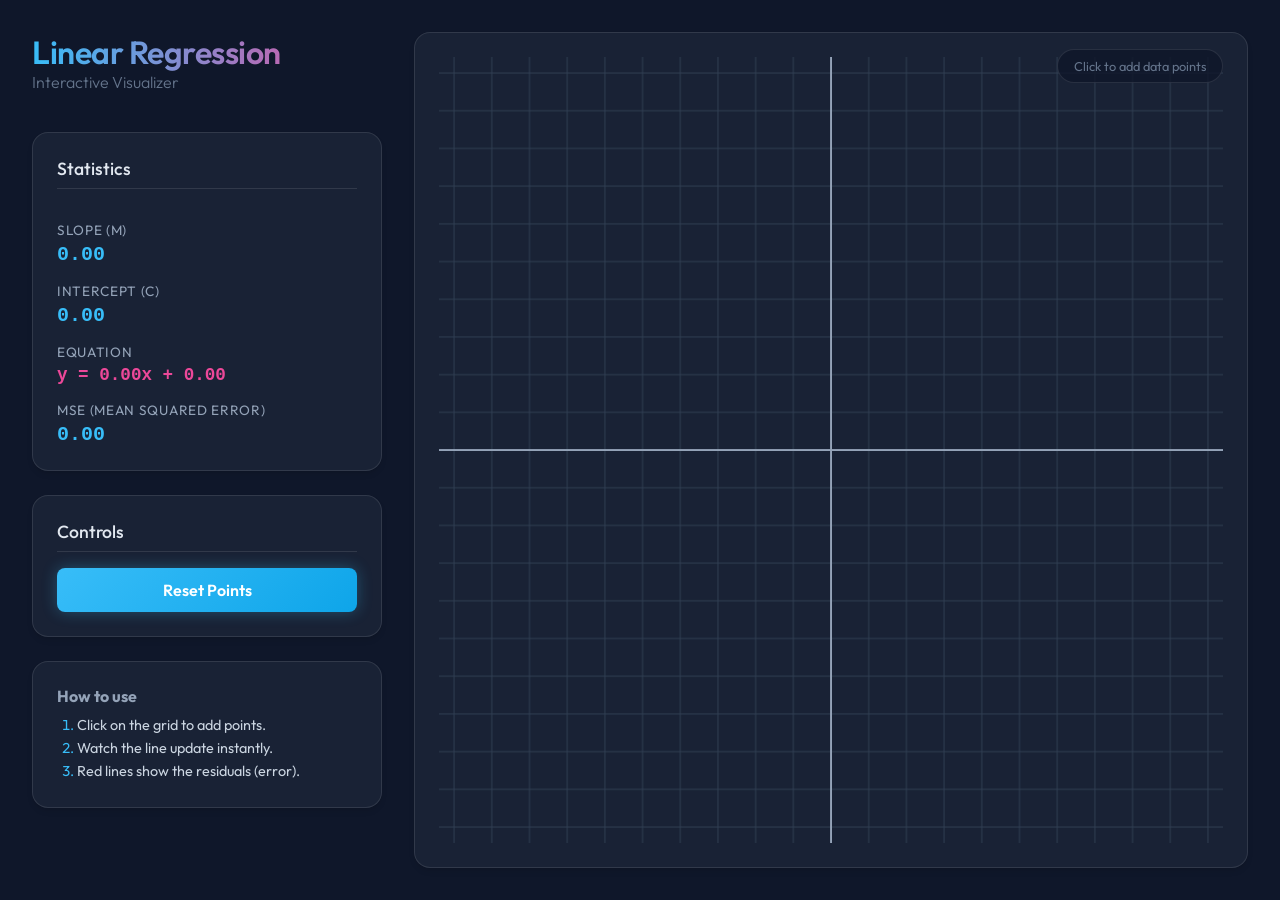
<file: 0 visualizers/linear_regression_visualizer/index.html>
<!DOCTYPE html>
<html lang="en">
<head>
    <meta charset="UTF-8">
    <meta name="viewport" content="width=device-width, initial-scale=1.0">
    <title>Linear Regression Visualizer</title>
    <link rel="stylesheet" href="style.css">
    <link href="https://fonts.googleapis.com/css2?family=Outfit:wght@300;400;600&display=swap" rel="stylesheet">
</head>
<body>
    <div class="container">
        <aside class="sidebar">
            <header>
                <h1>Linear Regression</h1>
                <p class="subtitle">Interactive Visualizer</p>
            </header>

            <div class="stats-panel glass">
                <h2>Statistics</h2>
                <div class="stat-item">
                    <span class="label">Slope (m)</span>
                    <span class="value" id="slope-val">0.00</span>
                </div>
                <div class="stat-item">
                    <span class="label">Intercept (c)</span>
                    <span class="value" id="intercept-val">0.00</span>
                </div>
                <div class="stat-item">
                    <span class="label">Equation</span>
                    <span class="value equation" id="equation-val">y = 0.00x + 0.00</span>
                </div>
                 <div class="stat-item">
                    <span class="label">MSE (Mean Squared Error)</span>
                    <span class="value" id="mse-val">0.00</span>
                </div>
            </div>

            <div class="controls glass">
                <h2>Controls</h2>
                <button id="reset-btn" class="btn primary">Reset Points</button>
            </div>

            <div class="instructions glass">
                <h3>How to use</h3>
                <ol>
                    <li>Click on the grid to add points.</li>
                    <li>Watch the line update instantly.</li>
                    <li>Red lines show the residuals (error).</li>
                </ol>
            </div>
        </aside>

        <main class="canvas-container glass">
            <canvas id="regressionCanvas"></canvas>
            <div class="overlay-info">Click to add data points</div>
        </main>
    </div>
    <script src="script.js"></script>
</body>
</html>
</file>
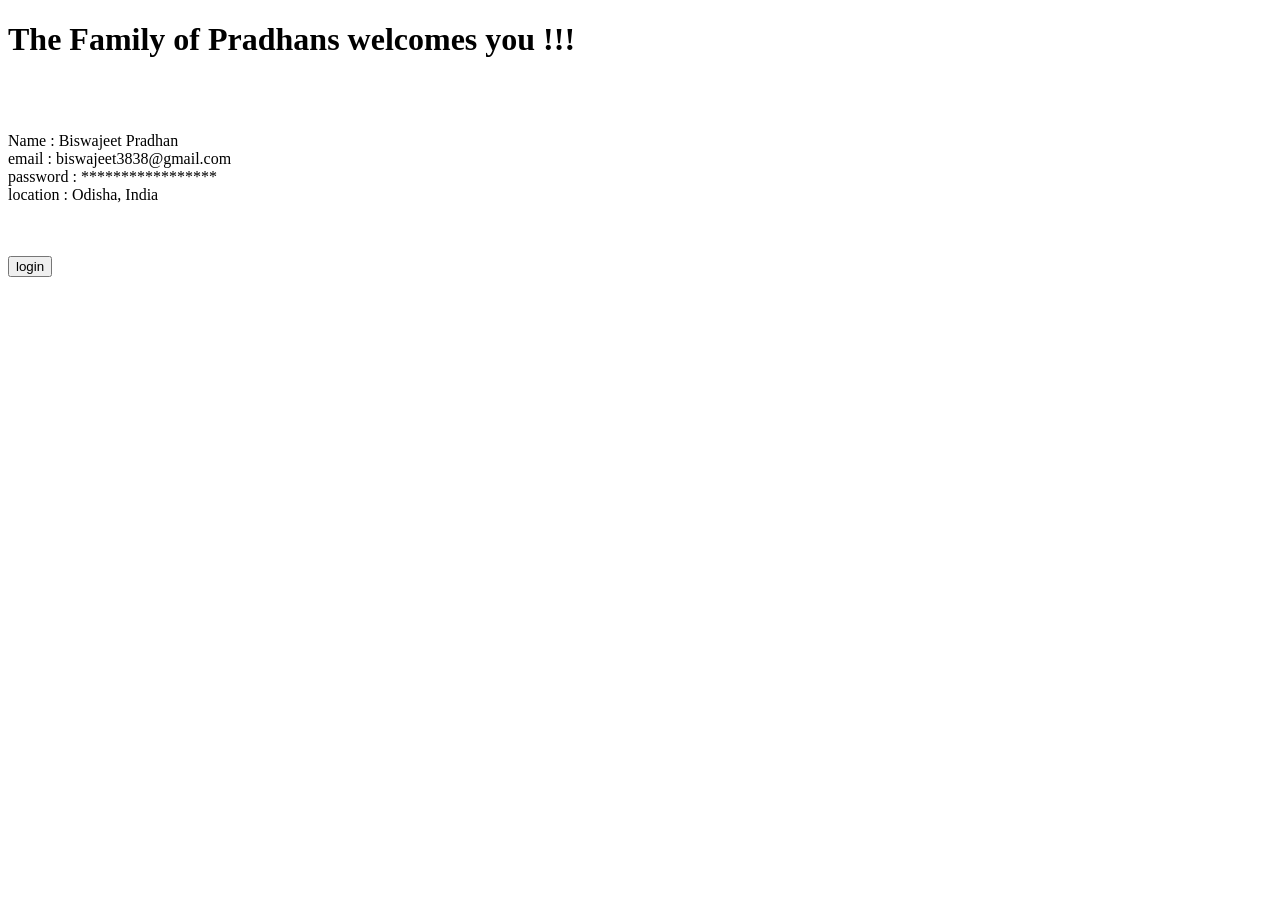
<file: 0 ML lecture/flask/project 3/templates/1_welcome_page.html>
<!DOCTYPE html>
<html lang="en">
<head>
    <meta charset="UTF-8">
    <meta name="viewport" content="width=device-width, initial-scale=1.0">
    <title>Document</title>
</head>
<body>
    <h1>The Family of Pradhans welcomes you !!!</h1>
    <br><br>
    <p>
        Name : Biswajeet Pradhan<br>
        email : biswajeet3838@gmail.com<br>
        password : *****************<br>
        location : Odisha, India<br>
    </p><br><br>
    <a href="{{ url_for('login') }}">              <!--within 'url_for' you have to put the function name (login) mentioned in app.py-->
        <input type="submit" value="login">
    </a>
</body>
</html>
</file>
<file: 0 visualizers/linear_regression_visualizer/style.css>
:root {
    --bg-color: #0f172a;
    --text-color: #e2e8f0;
    --accent-color: #38bdf8;
    --accent-glow: rgba(56, 189, 248, 0.3);
    --secondary-color: #ec4899;
    --glass-bg: rgba(30, 41, 59, 0.7);
    --glass-border: rgba(255, 255, 255, 0.1);
    --grid-line: #334155;
    --axis-line: #94a3b8;
}

* {
    margin: 0;
    padding: 0;
    box-sizing: border-box;
    font-family: 'Outfit', sans-serif;
}

body {
    background-color: var(--bg-color);
    color: var(--text-color);
    height: 100vh;
    overflow: hidden;
    display: flex;
    justify-content: center;
    align-items: center;
}

.container {
    display: flex;
    width: 100%;
    height: 100%;
    max-width: 1600px;
    padding: 2rem;
    gap: 2rem;
}

/* Sidebar Styling */
.sidebar {
    width: 350px;
    display: flex;
    flex-direction: column;
    gap: 1.5rem;
    flex-shrink: 0;
}

header {
    margin-bottom: 1rem;
}

header h1 {
    font-size: 2rem;
    font-weight: 600;
    background: linear-gradient(to right, var(--accent-color), var(--secondary-color));
    -webkit-background-clip: text;
    -webkit-text-fill-color: transparent;
    letter-spacing: -0.5px;
}

.subtitle {
    color: #64748b;
    font-size: 1rem;
    font-weight: 300;
}

.glass {
    background: var(--glass-bg);
    backdrop-filter: blur(12px);
    border: 1px solid var(--glass-border);
    border-radius: 16px;
    padding: 1.5rem;
    box-shadow: 0 4px 6px -1px rgba(0, 0, 0, 0.1), 0 2px 4px -1px rgba(0, 0, 0, 0.06);
}

h2 {
    font-size: 1.1rem;
    margin-bottom: 1rem;
    color: var(--text-color);
    border-bottom: 1px solid var(--glass-border);
    padding-bottom: 0.5rem;
    font-weight: 500;
}

/* Stats Panel */
.stats-panel {
    display: flex;
    flex-direction: column;
    gap: 1rem;
}

.stat-item {
    display: flex;
    flex-direction: column;
    gap: 0.25rem;
}

.label {
    font-size: 0.85rem;
    color: #94a3b8;
    text-transform: uppercase;
    letter-spacing: 0.05em;
}

.value {
    font-family: 'Courier New', monospace;
    font-size: 1.25rem;
    font-weight: 600;
    color: var(--accent-color);
}

.equation {
    color: var(--secondary-color);
    font-size: 1.1rem;
    word-break: break-all;
}

/* Controls */
.controls button {
    width: 100%;
    padding: 0.75rem;
    border: none;
    border-radius: 8px;
    font-size: 1rem;
    font-weight: 600;
    cursor: pointer;
    transition: all 0.3s ease;
}

.btn.primary {
    background: linear-gradient(135deg, var(--accent-color), #0ea5e9);
    color: white;
    box-shadow: 0 0 15px var(--accent-glow);
}

.btn.primary:hover {
    transform: translateY(-2px);
    box-shadow: 0 0 25px var(--accent-glow);
}

.btn.primary:active {
    transform: translateY(0);
}

/* Instructions */
.instructions h3 {
    font-size: 1rem;
    color: #94a3b8;
    margin-bottom: 0.5rem;
}

.instructions ol {
    padding-left: 1.25rem;
    font-size: 0.9rem;
    color: #cbd5e1;
    line-height: 1.6;
}

.instructions li::marker {
    color: var(--accent-color);
}

/* Main Canvas Area */
.canvas-container {
    flex-grow: 1;
    position: relative;
    overflow: hidden;
    display: flex;
    justify-content: center;
    align-items: center;
    cursor: crosshair;
}

canvas {
    width: 100%;
    height: 100%;
}

.overlay-info {
    position: absolute;
    top: 1rem;
    right: 1.5rem;
    background: rgba(15, 23, 42, 0.8);
    padding: 0.5rem 1rem;
    border-radius: 20px;
    font-size: 0.8rem;
    pointer-events: none;
    color: #64748b;
    border: 1px solid var(--glass-border);
}

/* Responsive adjustments */
@media (max-width: 900px) {
    .container {
        flex-direction: column;
        padding: 1rem;
        overflow-y: auto;
    }

    .sidebar {
        width: 100%;
        gap: 1rem;
    }

    .canvas-container {
        min-height: 400px;
    }
    
    body {
        overflow: auto;
        height: auto;
    }
}
</file>
